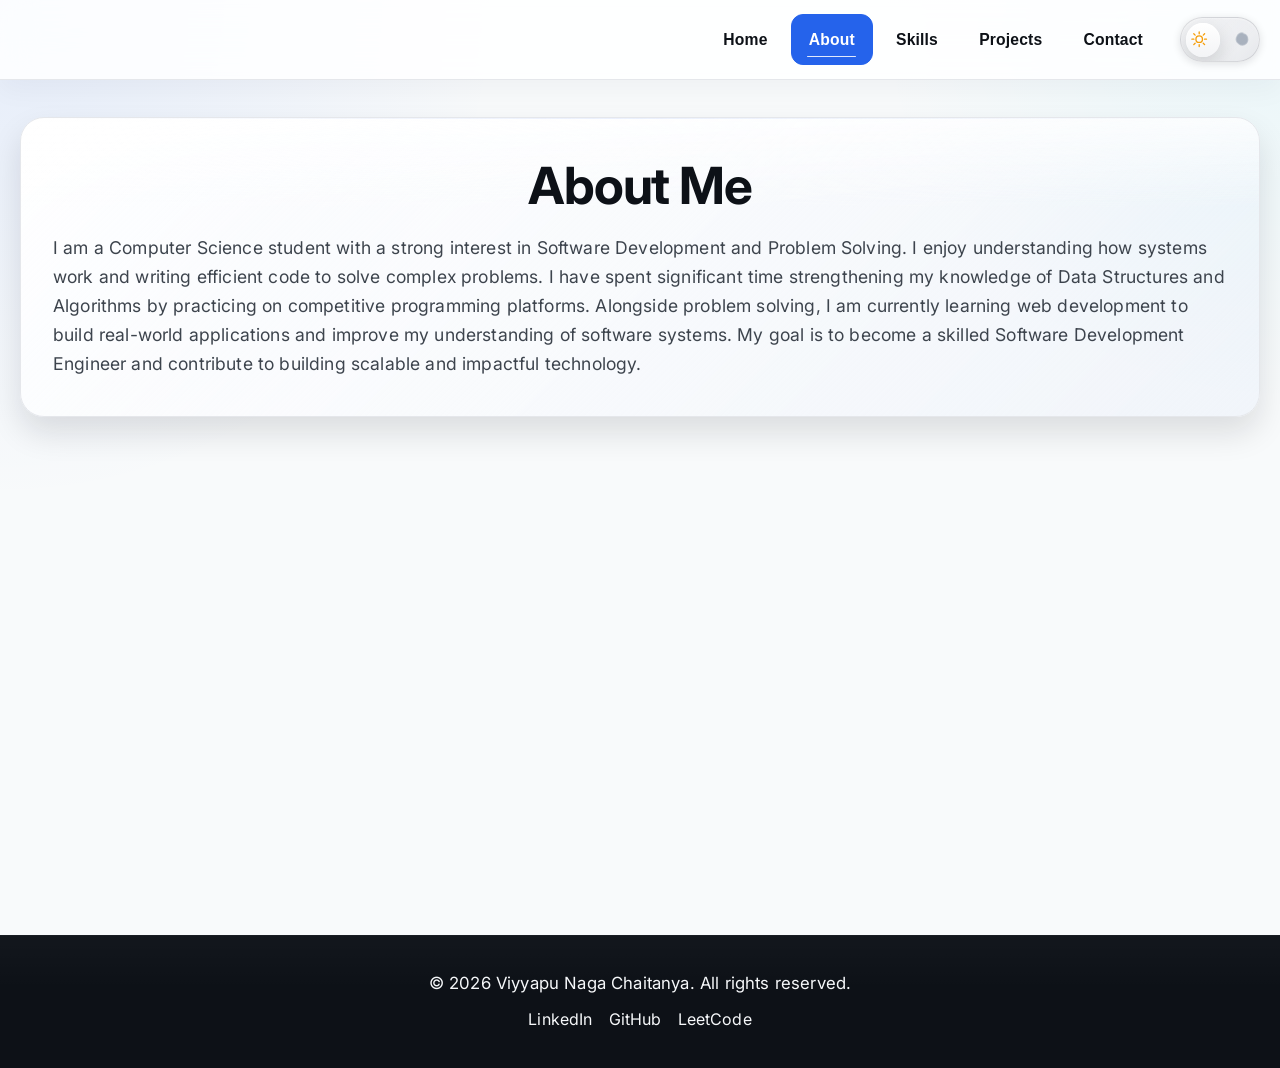
<file: about.html>
<!DOCTYPE html>
<html lang="en">
    <head>
        <meta charset="UTF-8">
        <meta name="viewport" content="width=device-width, initial-scale=1.0">
        <meta name="description" content="About Viyyapu Naga Chaitanya - B.Tech student passionate about software development and problem solving.">
        <title>About - Viyyapu Naga Chaitanya</title>
        <link rel="stylesheet" href="styles.css">

        <link rel="preconnect" href="https://fonts.googleapis.com">
        <link rel="preconnect" href="https://fonts.gstatic.com" crossorigin>
        <link href="https://fonts.googleapis.com/css2?family=Inter:ital,opsz,wght@0,14..32,100..900;1,14..32,100..900&amp;display=swap" rel="stylesheet">
    </head>

    <body>
        <input type="checkbox" id="theme-toggle" class="theme-toggle" aria-label="Toggle dark mode">
        <div class="theme-scoped">
        <nav aria-label="Main site navigation">
            <div class="nav-inner">
                <ul>
                    <li><a href="index.html">Home</a></li>
                    <li><a class="active" href="about.html">About</a></li>
                    <li><a href="skills.html">Skills</a></li>
                    <li><a href="projects.html">Projects</a></li>
                    <li><a href="contact.html">Contact</a></li>
                </ul>
                <label for="theme-toggle" class="theme-toggle-label">
                    <span class="theme-toggle-icon theme-toggle-icon--sun" aria-hidden="true">
                        <svg viewBox="0 0 24 24" focusable="false">
                            <circle cx="12" cy="12" r="4.25"></circle>
                            <path d="M12 2.5v2.5M12 19v2.5M4.93 4.93l1.77 1.77M17.3 17.3l1.77 1.77M2.5 12H5M19 12h2.5M4.93 19.07l1.77-1.77M17.3 6.7l1.77-1.77"></path>
                        </svg>
                    </span>
                    <span class="theme-toggle-thumb" aria-hidden="true"></span>
                    <span class="theme-toggle-icon theme-toggle-icon--moon" aria-hidden="true">
                        <svg viewBox="0 0 24 24" focusable="false">
                            <path d="M14.8 3.7c-0.65 0-1.28 0.08-1.89 0.24a8.48 8.48 0 0 1 7.15 8.37c0 2.1-0.76 4.03-2.02 5.52a8.5 8.5 0 1 1-3.24-14.13Z"></path>
                        </svg>
                    </span>
                    <span class="sr-only">Toggle dark mode</span>
                </label>
            </div>
        </nav>

        <main>
            <section class="about">
                <h1>About Me</h1>
                <p>
                    I am a Computer Science student with a strong interest in Software Development and Problem Solving.
                    I enjoy understanding how systems work and writing efficient code to solve complex problems.
                    I have spent significant time strengthening my knowledge of Data Structures and Algorithms by practicing on competitive programming platforms.
                    Alongside problem solving, I am currently learning web development to build real-world applications and improve my understanding of software systems.
                    My goal is to become a skilled Software Development Engineer and contribute to building scalable and impactful technology.
                </p>
            </section>
        </main>
        </div>

        <footer>
            <p>&copy; 2026 Viyyapu Naga Chaitanya. All rights reserved.</p>
            <div class="social-links">
                <a href="https://www.linkedin.com/in/nagachaitanyaviyyapu/" target="_blank" rel="noopener noreferrer">LinkedIn</a>
                <a href="https://github.com/nagachaitanya0004" target="_blank" rel="noopener noreferrer">GitHub</a>
                <a href="https://www.leetcode.com/nagachaitanya0004/" target="_blank" rel="noopener noreferrer">LeetCode</a>
            </div>
        </footer>
    </body>
</html>
</file>
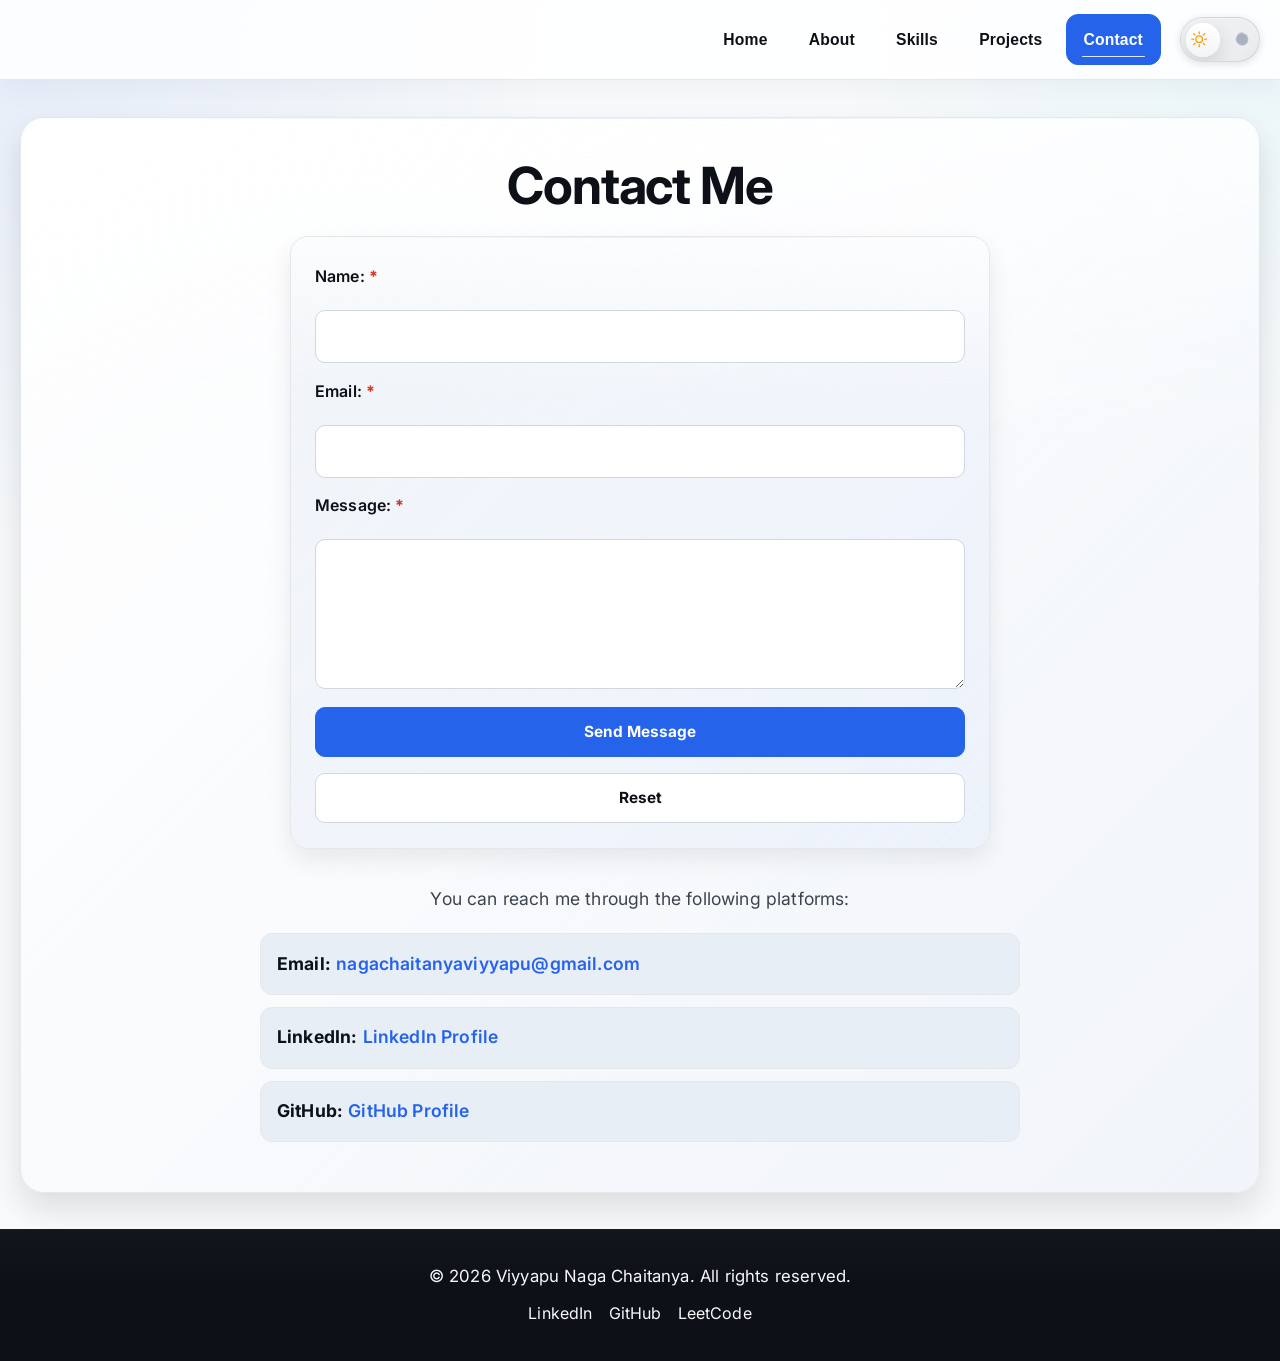
<file: contact.html>
<!DOCTYPE html>
<html lang="en">
    <head>
        <meta charset="UTF-8">
        <meta name="viewport" content="width=device-width, initial-scale=1.0">
        <meta name="description" content="Contact Viyyapu Naga Chaitanya - Reach out via email, LinkedIn, or GitHub.">
        <meta name="theme-color" content="#f4f7fb">
        <title>Contact - Viyyapu Naga Chaitanya</title>
        <link rel="stylesheet" href="styles.css">

        <link rel="preconnect" href="https://fonts.googleapis.com">
        <link rel="preconnect" href="https://fonts.gstatic.com" crossorigin>
        <link href="https://fonts.googleapis.com/css2?family=Inter:ital,opsz,wght@0,14..32,100..900;1,14..32,100..900&amp;display=swap" rel="stylesheet">
    </head>

    <body>
        <input type="checkbox" id="theme-toggle" class="theme-toggle" aria-label="Toggle dark mode">
        <div class="theme-scoped">
        <nav aria-label="Main site navigation">
            <div class="nav-inner">
                <ul>
                    <li><a href="index.html">Home</a></li>
                    <li><a href="about.html">About</a></li>
                    <li><a href="skills.html">Skills</a></li>
                    <li><a href="projects.html">Projects</a></li>
                    <li><a class="active" href="contact.html">Contact</a></li>
                </ul>
                <label for="theme-toggle" class="theme-toggle-label">
                    <span class="theme-toggle-icon theme-toggle-icon--sun" aria-hidden="true">
                        <svg viewBox="0 0 24 24" focusable="false">
                            <circle cx="12" cy="12" r="4.25"></circle>
                            <path d="M12 2.5v2.5M12 19v2.5M4.93 4.93l1.77 1.77M17.3 17.3l1.77 1.77M2.5 12H5M19 12h2.5M4.93 19.07l1.77-1.77M17.3 6.7l1.77-1.77"></path>
                        </svg>
                    </span>
                    <span class="theme-toggle-thumb" aria-hidden="true"></span>
                    <span class="theme-toggle-icon theme-toggle-icon--moon" aria-hidden="true">
                        <svg viewBox="0 0 24 24" focusable="false">
                            <path d="M14.8 3.7c-0.65 0-1.28 0.08-1.89 0.24a8.48 8.48 0 0 1 7.15 8.37c0 2.1-0.76 4.03-2.02 5.52a8.5 8.5 0 1 1-3.24-14.13Z"></path>
                        </svg>
                    </span>
                    <span class="sr-only">Toggle dark mode</span>
                </label>
            </div>
        </nav>

        <main>
            <section class="contact">
                <h1>Contact Me</h1>
                <form class="contact-form" action="https://api.web3forms.com/submit" method="POST">
                    <input type="hidden" name="access_key" value="deb3dfe9-7640-4a23-9583-42d7aa1ee29e">
                    <label for="name">Name:</label>
                    <input type="text" id="name" name="name" required><br><br>
                    <label for="email">Email:</label>
                    <input type="email" id="email" name="email" required><br><br>
                    <label for="message">Message:</label><br>
                    <textarea id="message" name="message" rows="5" required></textarea><br><br>
                    <input type="submit" value="Send Message">
                    <input type="reset" value="Reset">
                </form>
                <p>You can reach me through the following platforms:</p>
                <ul>
                    <li><strong>Email:</strong> <a href="mailto:nagachaitanyaviyyapu@gmail.com">nagachaitanyaviyyapu@gmail.com</a></li>
                    <li><strong>LinkedIn:</strong> <a href="https://www.linkedin.com/in/nagachaitanyaviyyapu/" target="_blank" rel="noopener noreferrer">LinkedIn Profile</a></li>
                    <li><strong>GitHub:</strong> <a href="https://github.com/nagachaitanya0004" target="_blank" rel="noopener noreferrer">GitHub Profile</a></li>
                </ul>
            </section>
        </main>
        </div>

        <footer>
            <p>&copy; 2026 Viyyapu Naga Chaitanya. All rights reserved.</p>
            <div class="social-links">
                <a href="https://www.linkedin.com/in/nagachaitanyaviyyapu/" target="_blank" rel="noopener noreferrer">LinkedIn</a>
                <a href="https://github.com/nagachaitanya0004" target="_blank" rel="noopener noreferrer">GitHub</a>
                <a href="https://www.leetcode.com/nagachaitanya0004/" target="_blank" rel="noopener noreferrer">LeetCode</a>
            </div>
        </footer>
    </body>
</html>
</file>
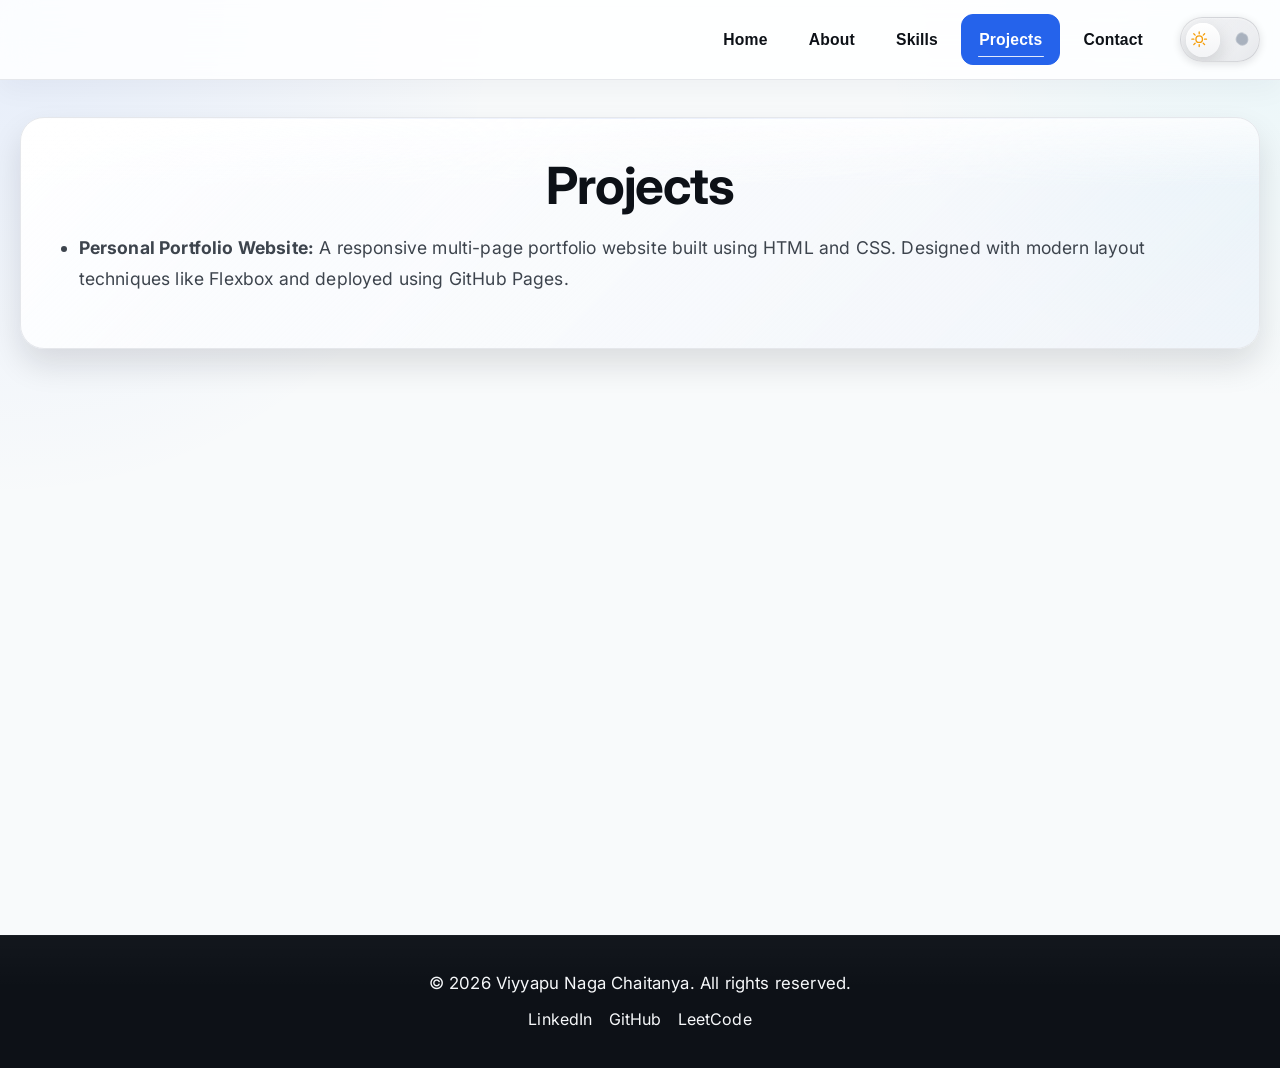
<file: projects.html>
<!DOCTYPE html>
<html lang="en">
    <head>
        <meta charset="UTF-8">
        <meta name="viewport" content="width=device-width, initial-scale=1.0">
        <meta name="description" content="Projects - Viyyapu Naga Chaitanya. Responsive portfolio website built with HTML and CSS.">
        <meta name="theme-color" content="#f4f7fb">
        <title>Projects - Viyyapu Naga Chaitanya</title>
        <link rel="stylesheet" href="styles.css">

        <link rel="preconnect" href="https://fonts.googleapis.com">
        <link rel="preconnect" href="https://fonts.gstatic.com" crossorigin>
        <link href="https://fonts.googleapis.com/css2?family=Inter:ital,opsz,wght@0,14..32,100..900;1,14..32,100..900&amp;display=swap" rel="stylesheet">
    </head>

    <body>
        <input type="checkbox" id="theme-toggle" class="theme-toggle" aria-label="Toggle dark mode">
        <div class="theme-scoped">
        <nav aria-label="Main site navigation">
            <div class="nav-inner">
                <ul>
                    <li><a href="index.html">Home</a></li>
                    <li><a href="about.html">About</a></li>
                    <li><a href="skills.html">Skills</a></li>
                    <li><a class="active" href="projects.html">Projects</a></li>
                    <li><a href="contact.html">Contact</a></li>
                </ul>
                <label for="theme-toggle" class="theme-toggle-label">
                    <span class="theme-toggle-icon theme-toggle-icon--sun" aria-hidden="true">
                        <svg viewBox="0 0 24 24" focusable="false">
                            <circle cx="12" cy="12" r="4.25"></circle>
                            <path d="M12 2.5v2.5M12 19v2.5M4.93 4.93l1.77 1.77M17.3 17.3l1.77 1.77M2.5 12H5M19 12h2.5M4.93 19.07l1.77-1.77M17.3 6.7l1.77-1.77"></path>
                        </svg>
                    </span>
                    <span class="theme-toggle-thumb" aria-hidden="true"></span>
                    <span class="theme-toggle-icon theme-toggle-icon--moon" aria-hidden="true">
                        <svg viewBox="0 0 24 24" focusable="false">
                            <path d="M14.8 3.7c-0.65 0-1.28 0.08-1.89 0.24a8.48 8.48 0 0 1 7.15 8.37c0 2.1-0.76 4.03-2.02 5.52a8.5 8.5 0 1 1-3.24-14.13Z"></path>
                        </svg>
                    </span>
                    <span class="sr-only">Toggle dark mode</span>
                </label>
            </div>
        </nav>

        <main>
            <section class="projects">
                <h1>Projects</h1>
                <ul>
                    <li><strong>Personal Portfolio Website:</strong> A responsive multi-page portfolio website built using HTML and CSS. Designed with modern layout techniques like Flexbox and deployed using GitHub Pages.</li>
                </ul>
            </section>
        </main>
        </div>

        <footer>
            <p>&copy; 2026 Viyyapu Naga Chaitanya. All rights reserved.</p>
            <div class="social-links">
                <a href="https://www.linkedin.com/in/nagachaitanyaviyyapu/" target="_blank" rel="noopener noreferrer">LinkedIn</a>
                <a href="https://github.com/nagachaitanya0004" target="_blank" rel="noopener noreferrer">GitHub</a>
                <a href="https://www.leetcode.com/nagachaitanya0004/" target="_blank" rel="noopener noreferrer">LeetCode</a>
            </div>
        </footer>
    </body>
</html>
</file>
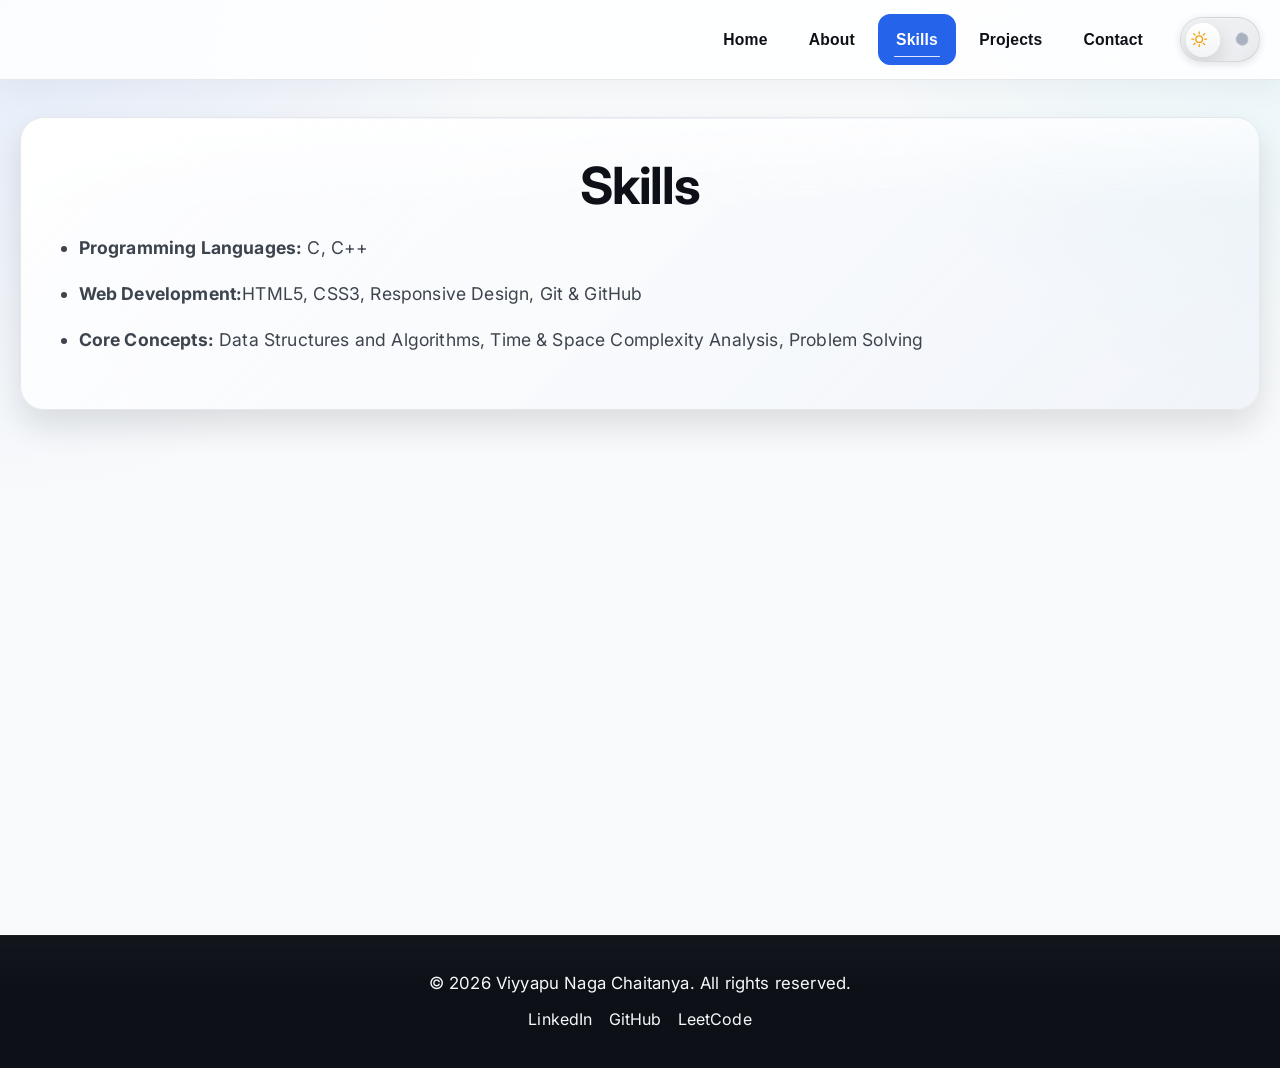
<file: skills.html>
<!DOCTYPE html>
<html lang="en">
    <head>
        <meta charset="UTF-8">
        <meta name="viewport" content="width=device-width, initial-scale=1.0">
        <meta name="description" content="Skills - Viyyapu Naga Chaitanya. Expertise in C, C++, Python, Web Development, and DSA.">
        <meta name="theme-color" content="#f4f7fb">
        <title>Skills - Viyyapu Naga Chaitanya</title>
        <link rel="stylesheet" href="styles.css">

        <link rel="preconnect" href="https://fonts.googleapis.com">
        <link rel="preconnect" href="https://fonts.gstatic.com" crossorigin>
        <link href="https://fonts.googleapis.com/css2?family=Inter:ital,opsz,wght@0,14..32,100..900;1,14..32,100..900&amp;display=swap" rel="stylesheet">
    </head>

    <body>
        <input type="checkbox" id="theme-toggle" class="theme-toggle" aria-label="Toggle dark mode">
        <div class="theme-scoped">
        <nav aria-label="Main site navigation">
            <div class="nav-inner">
                <ul>
                    <li><a href="index.html">Home</a></li>
                    <li><a href="about.html">About</a></li>
                    <li><a class="active" href="skills.html">Skills</a></li>
                    <li><a href="projects.html">Projects</a></li>
                    <li><a href="contact.html">Contact</a></li>
                </ul>
                <label for="theme-toggle" class="theme-toggle-label">
                    <span class="theme-toggle-icon theme-toggle-icon--sun" aria-hidden="true">
                        <svg viewBox="0 0 24 24" focusable="false">
                            <circle cx="12" cy="12" r="4.25"></circle>
                            <path d="M12 2.5v2.5M12 19v2.5M4.93 4.93l1.77 1.77M17.3 17.3l1.77 1.77M2.5 12H5M19 12h2.5M4.93 19.07l1.77-1.77M17.3 6.7l1.77-1.77"></path>
                        </svg>
                    </span>
                    <span class="theme-toggle-thumb" aria-hidden="true"></span>
                    <span class="theme-toggle-icon theme-toggle-icon--moon" aria-hidden="true">
                        <svg viewBox="0 0 24 24" focusable="false">
                            <path d="M14.8 3.7c-0.65 0-1.28 0.08-1.89 0.24a8.48 8.48 0 0 1 7.15 8.37c0 2.1-0.76 4.03-2.02 5.52a8.5 8.5 0 1 1-3.24-14.13Z"></path>
                        </svg>
                    </span>
                    <span class="sr-only">Toggle dark mode</span>
                </label>
            </div>
        </nav>

        <main>
            <section class="skills">
                <h1>Skills</h1>
                <ul>
                    <li><strong>Programming Languages:</strong> C, C++</li>
                    <li><strong>Web Development:</strong>HTML5, CSS3, Responsive Design, Git &amp; GitHub</li>
                    <li><strong>Core Concepts:</strong> Data Structures and Algorithms, Time &amp; Space Complexity Analysis, Problem Solving</li>
                </ul>
            </section>
        </main>
        </div>

        <footer>
            <p>&copy; 2026 Viyyapu Naga Chaitanya. All rights reserved.</p>
            <div class="social-links">
                <a href="https://www.linkedin.com/in/nagachaitanyaviyyapu/" target="_blank" rel="noopener noreferrer">LinkedIn</a>
                <a href="https://github.com/nagachaitanya0004" target="_blank" rel="noopener noreferrer">GitHub</a>
                <a href="https://www.leetcode.com/nagachaitanya0004/" target="_blank" rel="noopener noreferrer">LeetCode</a>
            </div>
        </footer>
    </body>
</html>
</file>
<file: styles.css>
/* General Styles */
html {
    font-size: 16px;
    scroll-behavior: smooth;
    scroll-padding-top: 4.5rem;
}

:root {
    /* Light theme */
    --bg: #f8fafb;
    --surface: #ffffff;
    --surface-soft: #f0f4f8;
    --surface-softer: #e8eef5;
    --text: #0d1117;
    --text-secondary: #3d444d;
    --text-muted: #6e7681;
    --border: #d0d7de;
    --border-soft: #e5e7eb;
    --primary: #2563eb;
    --primary-dark: #1e40af;
    --primary-hover: #1d4ed8;
    --primary-light: #dbeafe;
    --accent: #0891b2;
    --success: #059669;
    --shadow-sm: rgba(13, 17, 23, 0.08);
    --shadow-md: rgba(13, 17, 23, 0.12);
    --shadow-lg: rgba(13, 17, 23, 0.16);
    --radius: 14px;
    --nav-bg: rgba(255, 255, 255, 0.85);
    --nav-text: #0d1117;
    --footer-bg: #0d1117;
    --footer-text: #f6f8fa;
    --footer-link: #f6f8fa;
    --footer-link-hover: #79c0ff;
    --focus-ring: rgba(37, 99, 235, 0.2);
    --toggle-width: 5rem;
    --toggle-height: 2.8rem;
    --toggle-padding: 0.32rem;
    --toggle-thumb-size: 2.1rem;
    --toggle-shift: calc(var(--toggle-width) - var(--toggle-thumb-size) - (var(--toggle-padding) * 2));
    --toggle-track-bg: linear-gradient(135deg, #f3f4f6 0%, #e5e7eb 100%);
    --toggle-track-border: rgba(13, 17, 23, 0.1);
    --toggle-thumb-bg: linear-gradient(180deg, #ffffff 0%, #f3f4f6 100%);
    --toggle-thumb-shadow: 0 8px 20px rgba(13, 17, 23, 0.15);
    --toggle-icon-sun: #f59e0b;
    --toggle-icon-moon: #64748b;
    --toggle-cloud: rgba(243, 244, 246, 0.95);
    --toggle-star: rgba(255, 255, 255, 0.9);
    --page-accent: rgba(37, 99, 235, 0.09);
    --page-accent-soft: rgba(6, 182, 212, 0.06);
    --surface-gloss: rgba(255, 255, 255, 0.75);
    --motion-smooth: cubic-bezier(0.4, 0, 0.2, 1);
    --content-width: 1240px;
}

*,
*::before,
*::after {
    box-sizing: border-box;
}

body {
    margin: 0;
    padding: 0;
    background: linear-gradient(180deg, var(--surface-gloss) 0%, transparent 18%), var(--bg);
    color-scheme: light dark;
    font-family: "Inter", sans-serif;
    font-size: 1.03rem;
    line-height: 1.65;
    letter-spacing: 0.01em;
    color: var(--text);
    animation: pageFadeIn 0.75s ease both;
    display: flex;
    flex-direction: column;
    min-height: 100vh;
    overflow-x: hidden;
}

a {
    text-decoration: none;
    color: inherit;
}

* {
    transition: background-color 0.3s var(--motion-smooth), color 0.3s var(--motion-smooth);
}

.theme-toggle {
    position: absolute;
    width: 1px;
    height: 1px;
    margin: -1px;
    padding: 0;
    opacity: 0.001;
    overflow: hidden;
    clip: rect(0, 0, 0, 0);
    clip-path: inset(50%);
    white-space: nowrap;
    border: 0;
}

.theme-toggle-label {
    position: relative;
    width: var(--toggle-width);
    height: var(--toggle-height);
    padding: var(--toggle-padding);
    display: flex;
    align-items: center;
    justify-content: space-between;
    gap: 0.35rem;
    background: var(--toggle-track-bg);
    border: 1px solid var(--toggle-track-border);
    border-radius: 999px;
    cursor: pointer;
    overflow: hidden;
    isolation: isolate;
    user-select: none;
    touch-action: manipulation;
    backdrop-filter: blur(12px);
    -webkit-backdrop-filter: blur(12px);
    box-shadow: 0 2px 8px var(--shadow-md), inset 0 1px 2px rgba(255, 255, 255, 0.4);
    transition: all 0.3s var(--motion-smooth);
    color: var(--text);
    line-height: 1;
    flex-shrink: 0;
    z-index: 10;
    will-change: background-color, border-color, box-shadow;
}

.theme-toggle-label::before,
.theme-toggle-label::after {
    content: "";
    position: absolute;
    pointer-events: none;
    transition: opacity 0.35s ease, transform 0.35s ease;
}

.theme-toggle-label::before {
    inset: 0;
    border-radius: inherit;
    background:
        radial-gradient(circle at 30% 62%, var(--toggle-cloud) 0 12%, transparent 13%),
        radial-gradient(circle at 39% 49%, rgba(255, 255, 255, 0.6) 0 8%, transparent 9%),
        linear-gradient(135deg, transparent 12%, rgba(255, 255, 255, 0.2) 72%, transparent 100%);
    transition: opacity 0.4s var(--motion-smooth), transform 0.4s var(--motion-smooth);
}

.theme-toggle-label::after {
    top: 0.62rem;
    left: 1rem;
    width: 0.28rem;
    height: 0.28rem;
    border-radius: 50%;
    background: var(--toggle-star);
    box-shadow: 0.85rem -0.18rem 0 -0.02rem var(--toggle-star), 1.6rem 0.38rem 0 -0.04rem rgba(255, 255, 255, 0.68);
    opacity: 0;
    transform: translateX(0.55rem);
}

.theme-toggle-label:hover {
    transform: translateY(-1px);
    border-color: var(--primary);
    box-shadow: 0 4px 12px var(--shadow-lg), inset 0 1px 2px rgba(255, 255, 255, 0.5);
}

.theme-toggle-label:active {
    transform: translateY(0);
}

#theme-toggle:focus-visible ~ .theme-toggle-label {
    outline: none;
    border-color: var(--primary);
    box-shadow: 0 0 0 4px var(--focus-ring), 0 16px 36px rgba(15, 23, 42, 0.22);
}

.theme-toggle-icon {
    position: relative;
    z-index: 1;
    width: 1.15rem;
    height: 1.15rem;
    display: grid;
    place-items: center;
    font-size: 1rem;
    line-height: 1;
    transition: color 0.35s var(--motion-smooth), opacity 0.35s var(--motion-smooth), transform 0.35s var(--motion-smooth);
    will-change: transform, opacity;
}

.theme-toggle-icon svg {
    width: 100%;
    height: 100%;
    display: block;
}

.theme-toggle-icon--sun circle,
.theme-toggle-icon--sun path {
    fill: none;
    stroke: currentColor;
    stroke-width: 1.75;
    stroke-linecap: round;
    stroke-linejoin: round;
}

.theme-toggle-icon--moon path {
    fill: currentColor;
}

.theme-toggle-icon--sun {
    margin-left: 0.25rem;
    color: var(--toggle-icon-sun);
    opacity: 1;
    transform: rotate(0deg) scale(1);
}

.theme-toggle-icon--moon {
    margin-right: 0.15rem;
    color: var(--toggle-icon-moon);
    opacity: 0.5;
    transform: rotate(0deg) scale(0.95);
}

.theme-toggle-thumb {
    position: absolute;
    top: var(--toggle-padding);
    left: var(--toggle-padding);
    width: var(--toggle-thumb-size);
    height: var(--toggle-thumb-size);
    border-radius: 50%;
    background: var(--toggle-thumb-bg);
    box-shadow: var(--toggle-thumb-shadow), inset 0 1px 2px rgba(255, 255, 255, 0.8);
    transition: transform 0.4s var(--motion-smooth), background 0.3s var(--motion-smooth), box-shadow 0.3s var(--motion-smooth);
    will-change: transform;
}

.theme-toggle-thumb::before {
    content: "";
    position: absolute;
    inset: 0.34rem;
    border-radius: inherit;
    background: radial-gradient(circle at 35% 35%, rgba(255, 255, 255, 0.98) 0, rgba(255, 255, 255, 0.16) 40%, transparent 41%);
}

#theme-toggle:checked ~ .theme-scoped .theme-toggle-label {
    background: var(--toggle-track-bg);
    border-color: var(--toggle-track-border);
    box-shadow: 0 2px 8px var(--shadow-lg), inset 0 1px 2px rgba(31, 111, 235, 0.2);
    color: #f6f8fa;
}

#theme-toggle:checked ~ .theme-scoped .theme-toggle-label::before {
    opacity: 0.15;
    transform: translateX(-0.3rem);
}

#theme-toggle:checked ~ .theme-scoped .theme-toggle-label::after {
    opacity: 0.95;
    transform: translateX(1.3rem);
}

#theme-toggle:checked ~ .theme-scoped .theme-toggle-label .theme-toggle-thumb {
    transform: translateX(var(--toggle-shift));
    background: var(--toggle-thumb-bg);
    box-shadow: 0 2px 8px var(--shadow-lg), inset 0 1px 2px rgba(88, 166, 255, 0.3);
}

#theme-toggle:checked ~ .theme-scoped .theme-toggle-label .theme-toggle-icon--sun {
    color: rgba(240, 184, 79, 0.5);
    opacity: 0.4;
    transform: rotate(-20deg) scale(0.9);
}

#theme-toggle:checked ~ .theme-scoped .theme-toggle-label .theme-toggle-icon--moon {
    color: #58a6ff;
    opacity: 1;
    transform: rotate(0deg) scale(1);
}

.sr-only {
    position: absolute;
    width: 1px;
    height: 1px;
    padding: 0;
    margin: -1px;
    overflow: hidden;
    clip: rect(0, 0, 0, 0);
    clip-path: inset(50%);
    white-space: nowrap;
    border: 0;
}

/* Manual theme toggle for checkbox */
body:has(#theme-toggle:checked),
#theme-toggle:checked ~ .theme-scoped,
#theme-toggle:checked ~ footer {
    --bg: #0d1117;
    --surface: #161b22;
    --surface-soft: #21262d;
    --surface-softer: #30363d;
    --text: #f6f8fa;
    --text-secondary: #c9d1d9;
    --text-muted: #8b949e;
    --border: #30363d;
    --border-soft: #21262d;
    --primary: #58a6ff;
    --primary-dark: #79c0ff;
    --primary-hover: #79c0ff;
    --primary-light: #0d1117;
    --accent: #39f;
    --success: #3fb950;
    --shadow-sm: rgba(0, 0, 0, 0.3);
    --shadow-md: rgba(0, 0, 0, 0.4);
    --shadow-lg: rgba(0, 0, 0, 0.5);
    --nav-bg: rgba(13, 17, 23, 0.85);
    --nav-text: #f6f8fa;
    --footer-bg: #010409;
    --footer-text: #f6f8fa;
    --footer-link: #f6f8fa;
    --footer-link-hover: #58a6ff;
    --focus-ring: rgba(88, 166, 255, 0.25);
    --toggle-track-bg: linear-gradient(135deg, #21262d 0%, #161b22 100%);
    --toggle-track-border: rgba(48, 54, 61, 0.3);
    --toggle-thumb-bg: linear-gradient(180deg, #1f6feb 0%, #0d47a1 100%);
    --toggle-thumb-shadow: 0 8px 20px rgba(0, 0, 0, 0.4);
    --toggle-icon-sun: rgba(240, 184, 79, 0.6);
    --toggle-icon-moon: #58a6ff;
    --toggle-cloud: rgba(31, 111, 235, 0.15);
    --toggle-star: rgba(88, 166, 255, 0.85);
    --page-accent: rgba(88, 166, 255, 0.12);
    --page-accent-soft: rgba(57, 255, 255, 0.08);
    --surface-gloss: rgba(31, 111, 235, 0.08);
}

body:has(#theme-toggle:checked) {
    color-scheme: dark;
}

@keyframes pageFadeIn {
    from {
        opacity: 0;
        transform: translateY(8px);
    }
    to {
        opacity: 1;
        transform: translateY(0);
    }
}

@media (prefers-reduced-motion: reduce) {
    *, *::before, *::after {
        animation: none !important;
        transition: none !important;
    }

    html {
        scroll-behavior: auto;
    }

    .hero,
    .hero h1,
    .hero h2,
    .buttons .btn,
    .introduction p,
    .stats-flex-box li,
    .skills-flex-box li,
    .about,
    .skills,
    .projects,
    .contact,
    .contact-form,
    footer,
    .theme-toggle-label,
    .theme-toggle-label:hover,
    .theme-toggle-thumb,
    .theme-toggle-icon {
        opacity: 1 !important;
        transform: none !important;
    }

    .hero::before {
        opacity: 1 !important;
    }

    .hero h2::after {
        width: 100% !important;
    }
    
    .theme-toggle-label {
        will-change: auto;
    }
    
    .theme-toggle-thumb {
        will-change: auto;
    }
    
    .theme-toggle-icon {
        will-change: auto;
    }
}

h1,
h2,
h3 {
    font-weight: 700;
    letter-spacing: -0.02em;
    color: var(--text);
    margin-top: 0;
    text-wrap: balance;
}

h1 {
    font-size: 3.6rem;
    line-height: 1.14;
}

h2 {
    font-size: 1.9rem;
    line-height: 1.45;
}

h3 {
    font-size: 2rem;
    line-height: 1.3;
}

p {
    font-weight: 400;
    font-size: 1.12rem;
    margin: 0;
    text-wrap: pretty;
}

li {
    text-wrap: pretty;
}

/* Navigation */
.theme-scoped {
    background-color: var(--bg);
    background-image:
        radial-gradient(circle at top left, var(--page-accent) 0, transparent 32%),
        radial-gradient(circle at top right, var(--page-accent-soft) 0, transparent 26%);
    background-repeat: no-repeat;
    min-height: 100vh;
    transition: background-color 0.25s ease;
    flex: 1;
    position: relative;
    isolation: isolate;
    overflow-x: clip;
}

nav {
    background-color: var(--nav-bg);
    border-bottom: 1px solid var(--border-soft);
    position: sticky;
    top: 0;
    z-index: 100;
    transition: background-color 0.25s ease, border-color 0.25s ease;
    box-shadow: 0 10px 28px rgba(15, 23, 42, 0.04);
}

#theme-toggle:checked ~ .theme-scoped nav {
    background-color: var(--nav-bg);
}

@supports ((backdrop-filter: blur(16px)) or (-webkit-backdrop-filter: blur(16px))) {
    nav {
        backdrop-filter: blur(16px) saturate(140%);
        -webkit-backdrop-filter: blur(16px) saturate(140%);
    }
}

.nav-inner {
    max-width: 1400px;
    margin: 0 auto;
    padding: 0.85rem 1.25rem 0.85rem 2rem;
    display: flex;
    align-items: center;
    justify-content: space-between;
    gap: 1.2rem;
}

nav ul {
    list-style-type: none;
    margin: 0;
    padding: 0;
    display: flex;
    flex: 1 1 auto;
    flex-wrap: wrap;
    justify-content: flex-end;
    gap: 0.35rem;
}

nav ul li a {
    text-decoration: none;
    padding: 0.75rem 1.05rem;
    display: block;
    color: var(--nav-text);
    font-weight: 600;
    font-family: Arial, Helvetica, sans-serif;
    font-size: 0.98rem;
    border-radius: 12px;
    border: 1px solid transparent;
    cursor: pointer;
    transition: transform 0.28s ease, color 0.28s ease, background-color 0.28s ease, border-color 0.28s ease, box-shadow 0.28s ease;
    position: relative;
    overflow: hidden;
}

nav ul li a:hover:not(.active) {
    background-color: var(--surface-soft);
    color: var(--text);
    border-color: var(--border);
    transform: translateY(-1px);
    box-shadow: 0 6px 12px var(--shadow-md);
}

nav ul li a.active {
    background-color: var(--primary);
    color: #ffffff;
    border-color: var(--primary);
}

nav ul li a::after {
    content: "";
    position: absolute;
    left: 0.95rem;
    right: 0.95rem;
    bottom: 0.45rem;
    height: 1.5px;
    border-radius: 999px;
    background: currentColor;
    opacity: 0;
    transform: scaleX(0.4);
    transition: transform 0.28s ease, opacity 0.28s ease;
}

nav ul li a:hover::after,
nav ul li a:focus-visible::after {
    opacity: 0.18;
    transform: scaleX(1);
}

nav ul li a.active::after {
    opacity: 0.95;
    transform: scaleX(1);
    background: rgba(255, 255, 255, 0.9);
}

.hero,
.introduction,
.buttons,
.coding-platform-stats,
.skills-section,
.about,
.skills,
.projects,
.contact {
    width: min(var(--content-width), calc(100% - 2.4rem));
}

.hero,
.introduction,
.coding-platform-stats,
.skills-section,
.about,
.skills,
.projects,
.contact,
.contact-form,
.stats-flex-box li,
.skills-flex-box li,
.contact ul li {
    position: relative;
    isolation: isolate;
    overflow: hidden;
}

.introduction::before,
.coding-platform-stats::before,
.skills-section::before,
.about::before,
.skills::before,
.projects::before,
.contact::before,
.contact-form::before {
    content: "";
    position: absolute;
    inset: 0 0 auto 0;
    height: 1px;
    background: linear-gradient(90deg, transparent, var(--page-accent), transparent);
    pointer-events: none;
}

/* Hero Section */
.hero {
    max-width: 1240px;
    margin: 2.3rem auto 0;
    background:
        linear-gradient(180deg, var(--surface-gloss) 0%, rgba(255, 255, 255, 0) 38%),
        linear-gradient(135deg, var(--surface) 0%, var(--surface-soft) 50%, var(--primary-light) 100%);
    padding: 3.8rem 2.2rem;
    text-align: center;
    line-height: 1.4;
    border-radius: 26px;
    border: 1px solid var(--border-soft);
    box-shadow: 0 18px 42px var(--shadow-md);
}

#theme-toggle:checked ~ .theme-scoped .hero {
    background:
        linear-gradient(180deg, rgba(255, 255, 255, 0.05) 0%, rgba(255, 255, 255, 0) 38%),
        linear-gradient(135deg, var(--surface) 0%, var(--surface-soft) 50%, rgba(122, 162, 255, 0.08) 100%);
}

.hero::before {
    content: "";
    position: absolute;
    inset: -8px;
    border-radius: 30px;
    background: linear-gradient(120deg, rgba(37, 99, 235, 0.12), rgba(255, 255, 255, 0));
    z-index: -1;
    filter: blur(14px);
    opacity: 0;
    animation: heroAura 1.1s ease 0.35s forwards;
}

@keyframes heroAura {
    to { opacity: 1; }
}

.hero h1 {
    font-size: clamp(2.75rem, 6vw, 3.8rem);
    font-weight: 700;
    margin-bottom: 1.2rem;
}

.hero h2 {
    font-size: clamp(1.2rem, 3vw, 1.85rem);
    font-weight: 500;
    color: var(--text-secondary);
    margin-bottom: 0;
    position: relative;
    overflow: hidden;
    max-width: 720px;
    margin-inline: auto;
    animation: subtitleSlideIn 0.9s ease both;
}

.hero h2::after {
    content: '';
    position: absolute;
    left: 0;
    bottom: -2px;
    width: 0;
    height: 2px;
    background: linear-gradient(90deg, var(--primary), var(--primary-dark));
    animation: underlineGrow 0.9s ease 0.4s both;
}

@keyframes subtitleSlideIn {
    from { opacity: 0; transform: translateY(10px); }
    to { opacity: 1; transform: translateY(0); }
}

@keyframes underlineGrow {
    from { width: 0; }
    to { width: 100%; }
}

/* Introduction Section */
.introduction {
    max-width: 1240px;
    margin: 1.4rem auto 0;
    padding: 1.8rem 2rem;
    border-radius: 22px;
    border: 1px solid var(--border-soft);
    background: linear-gradient(180deg, var(--surface-gloss) 0%, rgba(255, 255, 255, 0) 30%), linear-gradient(135deg, var(--surface) 0%, rgba(2, 132, 199, 0.03) 100%);
    box-shadow: 0 10px 28px var(--shadow-sm);
}

#theme-toggle:checked ~ .theme-scoped .introduction {
    background: linear-gradient(180deg, rgba(255, 255, 255, 0.05) 0%, rgba(255, 255, 255, 0) 30%), linear-gradient(135deg, var(--surface) 0%, rgba(103, 208, 255, 0.04) 100%);
}

.introduction p {
    font-size: 1.16rem;
    color: var(--text-secondary);
    text-align: center;
}

/* Buttons */
.buttons {
    max-width: 1240px;
    margin: 1.2rem auto 0;
    display: flex;
    justify-content: center;
    gap: 1.05rem;
    flex-wrap: wrap;
}

.btn {
    display: inline-block;
    padding: 0.86rem 1.5rem;
    font-size: 1rem;
    font-weight: 700;
    color: #ffffff;
    background: linear-gradient(135deg, var(--primary) 0%, var(--primary-dark) 100%);
    border: 1px solid var(--primary);
    border-radius: 12px;
    cursor: pointer;
    transition: all 0.25s ease;
    box-shadow: 0 10px 24px rgba(37, 99, 235, 0.18);
}

.btn:hover {
    background-color: var(--primary-hover);
    border-color: var(--primary-hover);
    transform: translateY(-2px);
    box-shadow: 0 12px 26px var(--shadow-lg);
}

.btn:focus {
    outline: none;
    box-shadow: 0 0 0 4px var(--focus-ring);
}

.buttons .btn {
    opacity: 0;
    transform: translateY(12px);
    animation: staggerFadeUp 0.78s var(--motion-smooth) forwards;
}

.buttons .btn:nth-child(1) {
    animation-delay: 0.34s;
}

.buttons .btn:nth-child(2) {
    animation-delay: 0.44s;
}

nav ul li a:focus-visible,
.btn:focus-visible,
.social-links a:focus-visible,
.contact a:focus-visible,
.contact-form input[type="submit"]:focus-visible,
.contact-form input[type="reset"]:focus-visible {
    outline: none;
    box-shadow: 0 0 0 4px var(--focus-ring);
}

.hero {
    animation: heroPop 0.88s var(--motion-smooth);
}

.hero h1,
.hero h2,
.introduction p,
.stats-flex-box li,
.skills-flex-box li,
footer {
    opacity: 0;
    transform: translateY(14px);
    animation: staggerFadeUp 0.8s var(--motion-smooth) forwards;
}

.hero h1 { animation-delay: 0.15s; }
.hero h2 { animation-delay: 0.28s; }
.introduction p { animation-delay: 0.42s; }
footer { animation-delay: 0.7s; }

.stats-flex-box li:nth-child(1) { animation-delay: 0.5s; }
.stats-flex-box li:nth-child(2) { animation-delay: 0.58s; }
.stats-flex-box li:nth-child(3) { animation-delay: 0.66s; }
.stats-flex-box li:nth-child(4) { animation-delay: 0.74s; }

.skills-flex-box li:nth-child(1) { animation-delay: 0.58s; }
.skills-flex-box li:nth-child(2) { animation-delay: 0.64s; }
.skills-flex-box li:nth-child(3) { animation-delay: 0.7s; }
.skills-flex-box li:nth-child(4) { animation-delay: 0.76s; }
.skills-flex-box li:nth-child(5) { animation-delay: 0.82s; }
.skills-flex-box li:nth-child(6) { animation-delay: 0.88s; }
.skills-flex-box li:nth-child(7) { animation-delay: 0.94s; }

@keyframes heroPop {
    0% {
        opacity: 0;
        transform: translateY(6px) scale(0.99);
    }
    100% {
        opacity: 1;
        transform: translateY(0) scale(1);
    }
}

@keyframes staggerFadeUp {
    to {
        opacity: 1;
        transform: translateY(0);
    }
}

/* Coding Platform Stats */
.coding-platform-stats {
    max-width: 1240px;
    background: linear-gradient(180deg, var(--surface-gloss) 0%, rgba(255, 255, 255, 0) 30%), linear-gradient(135deg, var(--surface) 0%, rgba(2, 132, 199, 0.03) 100%);
    padding: 2rem 1.6rem 2.2rem;
    margin: 2.1rem auto 0;
    text-align: center;
    border-radius: 24px;
    border: 1px solid var(--border-soft);
    box-shadow: 0 16px 32px var(--shadow-md);
}

#theme-toggle:checked ~ .theme-scoped .coding-platform-stats {
    background: linear-gradient(180deg, rgba(255, 255, 255, 0.05) 0%, rgba(255, 255, 255, 0) 30%), linear-gradient(135deg, var(--surface) 0%, rgba(103, 208, 255, 0.04) 100%);
}

.coding-platform-stats h3 {
    margin-bottom: 1.2rem;
}

.stats-flex-box {
    display: flex;
    justify-content: center;
    text-align: center;
    gap: 1.3rem;
    flex-wrap: wrap;
    list-style: none;
    padding: 0;
    margin: 0;
}

.stats-flex-box li {
    display: flex;
    flex-direction: column-reverse;
    justify-content: center;
    align-items: center;
    background: linear-gradient(135deg, var(--surface) 0%, var(--surface-soft) 60%, rgba(37, 99, 235, 0.04) 100%);
    padding: 1.3rem;
    border-radius: 18px;
    width: 230px;
    min-height: 225px;
    gap: 0.75rem;
    border: 1px solid var(--border-soft);
    transition: transform 0.3s ease, box-shadow 0.3s ease, border-color 0.3s ease;
}

#theme-toggle:checked ~ .theme-scoped .stats-flex-box li {
    background: linear-gradient(135deg, var(--surface) 0%, var(--surface-soft) 60%, rgba(122, 162, 255, 0.06) 100%);
}

.stats-flex-box li:hover {
    transform: translateY(-5px);
    box-shadow: 0 16px 32px var(--shadow-lg);
    border-color: rgba(37, 99, 235, 0.14);
}

.stats-flex-box li img {
    display: block;
    object-fit: contain;
    width: 64px;
    height: 64px;
    filter: brightness(0.95);
}

/* Adjust image brightness in dark mode */
#theme-toggle:checked ~ .theme-scoped .stats-flex-box li img {
    filter: brightness(1.1);
}

.stats-flex-box li .problem-count {
    font-size: 2.7rem;
    font-weight: 700;
    color: var(--text);
}

.stats-flex-box li .platform-name {
    font-size: 1.04rem;
    font-weight: 500;
    margin: 0;
    color: var(--text-muted);
}

/* Skills Section */
.skills-section {
    max-width: 1240px;
    padding: 2.2rem 1.8rem 2.4rem;
    margin: 2.1rem auto 0;
    background: linear-gradient(180deg, var(--surface-gloss) 0%, rgba(255, 255, 255, 0) 30%), linear-gradient(135deg, var(--surface) 0%, rgba(37, 99, 235, 0.03) 100%);
    text-align: center;
    border-radius: 24px;
    border: 1px solid var(--border-soft);
    box-shadow: 0 16px 32px var(--shadow-md);
}

#theme-toggle:checked ~ .theme-scoped .skills-section {
    background: linear-gradient(180deg, rgba(255, 255, 255, 0.05) 0%, rgba(255, 255, 255, 0) 30%), linear-gradient(135deg, var(--surface) 0%, rgba(122, 162, 255, 0.04) 100%);
}

.skills-section h3 {
    margin: 0 0 1.2rem 0;
}

.skills-flex-box {
    display: flex;
    justify-content: center;
    flex-wrap: wrap;
    gap: 1.25rem;
    list-style: none;
    padding: 0;
    margin-top: 0;
}

.skills-flex-box li {
    position: relative;
    display: flex;
    align-items: center;
    justify-content: center;
    background: linear-gradient(135deg, var(--surface-soft) 0%, rgba(37, 99, 235, 0.05) 100%);
    padding: 2rem;
    border-radius: 18px;
    width: 174px;
    height: 174px;
    text-align: center;
    overflow: hidden;
    border: 1px solid var(--border-soft);
    transition: transform 0.3s ease, box-shadow 0.3s ease, background-color 0.3s ease, background 0.3s ease, border-color 0.3s ease;
}

#theme-toggle:checked ~ .theme-scoped .skills-flex-box li {
    background: linear-gradient(135deg, var(--surface-soft) 0%, rgba(122, 162, 255, 0.06) 100%);
}

.skills-flex-box li::before {
    content: '';
    position: absolute;
    top: 50%;
    left: 50%;
    transform: translate(-50%, -50%) scale(1.05);
    width: 105px;
    height: 105px;
    background-size: contain;
    background-position: center;
    background-repeat: no-repeat;
    opacity: 0.14;
    transition: opacity 0.3s ease, transform 0.3s ease;
}

.skills-flex-box li:hover {
    transform: translateY(-5px);
    box-shadow: 0 14px 30px var(--shadow-lg);
    background-color: var(--surface);
    border-color: rgba(37, 99, 235, 0.14);
}

.skills-flex-box li:hover::before {
    opacity: 0.36;
    transform: translate(-50%, -50%) scale(1);
}

.skills-flex-box li .skill-name {
    font-size: 2rem;
    font-weight: 700;
    color: var(--text);
    position: relative;
    z-index: 1;
    transition: transform 0.3s ease;
    margin: 0;
}

.skills-flex-box li:hover .skill-name {
    transform: scale(1.04);
}

/* Individual Skill Icons */
.skills-flex-box .c::before {
    background-image: url('images/skills-icons/c-program-icon.svg');
    filter: brightness(0.9);
}

.skills-flex-box .cpp::before {
    background-image: url('images/skills-icons/c-plus-plus-programming-language-icon.svg');
    filter: brightness(0.9);
}

.skills-flex-box .python::before {
    background-image: url('images/skills-icons/python-programming-language-icon.svg');
    filter: brightness(0.9);
}

.skills-flex-box .html::before {
    background-image: url('images/skills-icons/html-icon.svg');
    filter: brightness(0.9);
}

.skills-flex-box .css::before {
    background-image: url('images/skills-icons/css-icon.svg');
    filter: brightness(0.9);
}

.skills-flex-box .git::before {
    background-image: url('images/skills-icons/git-icon.svg');
    filter: brightness(0.9);
}

/* Adjust icon brightness in dark mode */
#theme-toggle:checked ~ .theme-scoped .skills-flex-box .c::before,
#theme-toggle:checked ~ .theme-scoped .skills-flex-box .cpp::before,
#theme-toggle:checked ~ .theme-scoped .skills-flex-box .python::before,
#theme-toggle:checked ~ .theme-scoped .skills-flex-box .html::before,
#theme-toggle:checked ~ .theme-scoped .skills-flex-box .css::before,
#theme-toggle:checked ~ .theme-scoped .skills-flex-box .git::before {
    filter: brightness(1.2);
}

.skills-flex-box .dsa::before {
    background-image: url('images/skills-icons/dsa.png');
    filter: brightness(0.9);
}

/* Adjust DSA icon brightness in dark mode */
#theme-toggle:checked ~ .theme-scoped .skills-flex-box .dsa::before {
    filter: brightness(1.2);
}

/* Inner Pages */
.about,
.skills,
.projects,
.contact {
    max-width: 1240px;
    margin: 2.3rem auto 0;
    background: linear-gradient(180deg, var(--surface-gloss) 0%, rgba(255, 255, 255, 0) 30%), linear-gradient(135deg, var(--surface) 0%, rgba(37, 99, 235, 0.03) 100%);
    border: 1px solid var(--border-soft);
    border-radius: 24px;
    padding: 2.4rem 2rem;
    box-shadow: 0 16px 32px var(--shadow-md);
    opacity: 0;
    transform: translateY(16px);
    animation: sectionReveal 0.82s var(--motion-smooth) 0.12s forwards;
}

#theme-toggle:checked ~ .theme-scoped .about,
#theme-toggle:checked ~ .theme-scoped .skills,
#theme-toggle:checked ~ .theme-scoped .projects,
#theme-toggle:checked ~ .theme-scoped .contact {
    background: linear-gradient(180deg, rgba(255, 255, 255, 0.05) 0%, rgba(255, 255, 255, 0) 30%), linear-gradient(135deg, var(--surface) 0%, rgba(122, 162, 255, 0.04) 100%);
}

.about h1,
.skills h1,
.projects h1,
.contact h1 {
    font-size: 3.2rem;
    margin-bottom: 1.15rem;
    text-align: center;
}

.about p,
.contact p,
.skills ul li,
.projects ul li,
.contact ul li {
    font-size: 1.1rem;
    color: var(--text-secondary);
}

.skills ul,
.projects ul,
.contact ul {
    margin: 0;
    padding-left: 1.6rem;
}

.skills ul li,
.projects ul li,
.contact ul li {
    margin-bottom: 0.95rem;
    line-height: 1.75;
}

.contact a {
    color: var(--primary);
    font-weight: 600;
    transition: color 0.25s ease;
}

.contact a:hover {
    color: var(--primary-hover);
    text-decoration: underline;
}

@keyframes sectionReveal {
    to {
        opacity: 1;
        transform: translateY(0);
    }
}

/* Footer */
footer {
    background-color: var(--footer-bg);
    background-image: linear-gradient(180deg, rgba(255, 255, 255, 0.025) 0%, transparent 40%);
    color: var(--footer-text);
    text-align: center;
    padding: 2.1rem 1.5rem;
    margin-top: 2.2rem;
    border-top: 1px solid rgba(255, 255, 255, 0.05);
}

footer p {
    font-size: 1.05rem;
    margin-bottom: 0.55rem;
    color: var(--footer-text);
}

.social-links {
    display: flex;
    flex-wrap: wrap;
    justify-content: center;
    gap: 0.25rem 1rem;
}

.social-links a {
    color: var(--footer-link);
    margin: 0;
    text-decoration: none;
    font-size: 1rem;
    transition: color 0.25s ease;
    position: relative;
    padding-bottom: 0.1rem;
}

.social-links a:hover {
    color: var(--footer-link-hover);
}

.social-links a::after {
    content: "";
    position: absolute;
    left: 0;
    right: 0;
    bottom: 0;
    height: 1px;
    background: currentColor;
    transform: scaleX(0);
    transform-origin: left;
    opacity: 0.55;
    transition: transform 0.25s ease, opacity 0.25s ease;
}

.social-links a:hover::after,
.social-links a:focus-visible::after {
    transform: scaleX(1);
}

.contact-form {
    display: flex;
    flex-direction: column;
    max-width: 700px;
    margin: 0 auto 2.2rem auto;
    gap: 0.9rem;
    padding: 1.6rem 1.5rem;
    border: 1px solid var(--border-soft);
    border-radius: 18px;
    background: linear-gradient(180deg, var(--surface-gloss) 0%, rgba(255, 255, 255, 0) 26%), linear-gradient(135deg, var(--surface-soft) 0%, rgba(37, 99, 235, 0.04) 100%);
    box-shadow: 0 10px 24px var(--shadow-sm);
    overflow: hidden;
    opacity: 0;
    transform: translateY(14px);
    animation: sectionReveal 0.82s var(--motion-smooth) 0.24s forwards;
}

#theme-toggle:checked ~ .theme-scoped .contact-form {
    background: linear-gradient(180deg, rgba(255, 255, 255, 0.05) 0%, rgba(255, 255, 255, 0) 26%), linear-gradient(135deg, var(--surface-soft) 0%, rgba(122, 162, 255, 0.05) 100%);
}

.contact h1 {
    margin-bottom: 1.35rem;
}

.contact p {
    max-width: 760px;
    margin: 0 auto 1.25rem;
    text-align: center;
}

.contact ul {
    max-width: 760px;
    margin: 0 auto;
    padding-left: 0;
    list-style: none;
}

.contact ul li {
    margin-bottom: 0.75rem;
    border: 1px solid var(--border-soft);
    background-color: var(--surface-softer);
    border-radius: 12px;
    padding: 0.9rem 1rem;
    transition: transform 0.25s ease, border-color 0.25s ease, background-color 0.25s ease;
}

.contact ul li:hover {
    transform: translateY(-2px);
    border-color: rgba(37, 99, 235, 0.16);
}

.contact ul li strong {
    color: var(--text);
}

.contact-form label {
    font-size: 1rem;
    font-weight: 600;
    color: var(--text);
    display: block;
    margin-bottom: 0.4rem;
}

.contact-form label::after {
    content: " *";
    color: #d93025;
    font-weight: 700;
}

.contact-form input[type="text"],
.contact-form input[type="email"],
.contact-form textarea {
    width: 100%;
    display: block;
    font-family: "Inter", sans-serif;
    font-size: 1rem;
    line-height: 1.5;
    color: var(--text);
    background-color: var(--surface);
    border: 1px solid var(--border);
    border-radius: 10px;
    padding: 0.85rem 0.95rem;
    background-clip: padding-box;
    transition: border-color 0.25s ease, box-shadow 0.25s ease, transform 0.25s ease;
}

.contact-form textarea {
    min-height: 150px;
    resize: vertical;
}

.contact-form input[type="text"]:focus,
.contact-form input[type="email"]:focus,
.contact-form textarea:focus {
    outline: none;
    border-color: var(--primary);
    box-shadow: 0 0 0 4px var(--focus-ring);
    transform: translateY(-1px);
}

.contact-form br {
    display: none;
}

.contact-form input[type="submit"],
.contact-form input[type="reset"] {
    -webkit-appearance: none;
    appearance: none;
    font-family: "Inter", sans-serif;
    font-size: 0.96rem;
    font-weight: 700;
    border-radius: 10px;
    border-width: 1px;
    padding: 0.9rem 1.25rem;
    cursor: pointer;
    transition: all 0.25s ease;
    width: 100%;
}

.contact-form input[type="submit"] {
    margin-top: 0.2rem;
    border: 1px solid var(--primary);
    background-color: var(--primary);
    color: #ffffff;
}

.contact-form input[type="submit"]:hover {
    background-color: var(--primary-hover);
    border-color: var(--primary-hover);
    transform: translateY(-1px);
}

.contact-form input[type="reset"] {
    margin-top: 0.1rem;
    border: 1px solid var(--border);
    background-color: var(--surface);
    color: var(--text);
}

.contact-form input[type="reset"]:hover {
    background-color: var(--surface-soft);
    border-color: var(--border-soft);
    transform: translateY(-1px);
}

/* Smooth and simple transition pass */
.hero,
.introduction,
.coding-platform-stats,
.skills-section,
.about,
.skills,
.projects,
.contact,
footer {
    transition: background-color 0.3s var(--motion-smooth), color 0.3s var(--motion-smooth), border-color 0.3s var(--motion-smooth), box-shadow 0.3s var(--motion-smooth);
}

/* Responsive adjustments */
@media (max-width: 1024px) {
    :root {
        --content-width: 95%;
    }
    
    .hero,
    .introduction,
    .coding-platform-stats,
    .skills-section,
    .about,
    .skills,
    .projects,
    .contact {
        margin-left: 1rem;
        margin-right: 1rem;
    }
}

@media (max-width: 980px) {
    :root {
        --toggle-width: 4.8rem;
        --toggle-height: 2.7rem;
    }

    .nav-inner {
        padding: 0.75rem 1rem;
        gap: 1rem;
    }

    nav ul {
        justify-content: center;
        flex: 1 1 auto;
        gap: 0.3rem;
    }

    .hero h1 {
        font-size: 3rem;
    }

    .hero h2 {
        font-size: 1.5rem;
    }

    .about h1,
    .skills h1,
    .projects h1,
    .contact h1 {
        font-size: 2.7rem;
    }
    
    .stats-flex-box {
        gap: 1rem;
    }
    
    .stats-flex-box li {
        width: calc(50% - 0.5rem);
        max-width: 280px;
    }
    
    .skills-flex-box li {
        width: 160px;
        height: 160px;
    }
}

@media (max-width: 700px) {
    :root {
        --toggle-width: 4.5rem;
        --toggle-height: 2.55rem;
        --toggle-thumb-size: 1.95rem;
    }

    .nav-inner {
        padding: 0.7rem 0.9rem;
        gap: 0.8rem;
    }

    nav ul {
        gap: 0.25rem;
    }

    .hero,
    .introduction,
    .coding-platform-stats,
    .skills-section,
    .about,
    .skills,
    .projects,
    .contact {
        width: auto;
        margin-left: 0.8rem;
        margin-right: 0.8rem;
        padding-left: 1rem;
        padding-right: 1rem;
    }

    .hero {
        padding: 2.5rem 1.5rem;
    }

    .buttons {
        width: calc(100% - 1.6rem);
        flex-direction: column;
        align-items: center;
        gap: 0.7rem;
        margin-left: 0.8rem;
        margin-right: 0.8rem;
    }

    .btn {
        width: 100%;
        max-width: 340px;
        text-align: center;
        padding: 0.9rem 1.25rem;
    }

    .stats-flex-box {
        gap: 0.8rem;
    }

    .stats-flex-box li {
        width: 100%;
        max-width: 320px;
        min-height: 210px;
    }

    .skills-flex-box li {
        width: 150px;
        height: 150px;
    }

    .contact-form {
        padding: 1.2rem;
    }
    
    .about,
    .skills,
    .projects,
    .contact {
        padding: 1.8rem 1rem;
    }
}

@media (max-width: 560px) {
    :root {
        font-size: 15px;
    }
    
    .nav-inner {
        gap: 0.6rem;
        padding: 0.65rem 0.75rem;
    }

    nav ul li a {
        padding: 0.6rem 0.8rem;
        font-size: 0.93rem;
    }

    .theme-toggle-label {
        flex-shrink: 0;
    }

    .hero {
        padding: 2.2rem 1.2rem;
        margin: 1.5rem auto 0;
    }

    .hero h1 {
        font-size: 2.2rem;
        line-height: 1.15;
        margin-bottom: 0.8rem;
    }

    .hero h2 {
        font-size: 1.1rem;
        line-height: 1.5;
    }

    .introduction {
        margin: 1rem auto 0;
        padding: 1.2rem 0.9rem;
    }

    .introduction p {
        font-size: 1rem;
    }

    .buttons {
        width: calc(100% - 1.6rem);
        margin: 0.9rem auto 0;
        gap: 0.6rem;
    }

    .btn {
        padding: 0.8rem 1.2rem;
        font-size: 0.95rem;
    }

    .coding-platform-stats {
        padding: 1.5rem 0.8rem 1.8rem;
        margin: 1.5rem auto 0;
    }

    .coding-platform-stats h3 {
        margin-bottom: 1rem;
        font-size: 1.7rem;
    }

    .stats-flex-box {
        gap: 0.7rem;
        flex-direction: column;
    }

    .stats-flex-box li {
        width: 100%;
        max-width: none;
        min-height: 190px;
        padding: 1.2rem;
    }

    .stats-flex-box li .problem-count {
        font-size: 2.2rem;
    }

    .skills-section {
        padding: 1.5rem 0.8rem 1.8rem;
        margin: 1.5rem auto 0;
    }

    .skills-section h3 {
        margin-bottom: 1rem;
        font-size: 1.7rem;
    }

    .skills-flex-box {
        gap: 0.7rem;
    }

    .skills-flex-box li {
        width: calc(50% - 0.35rem);
        max-width: 140px;
        height: 140px;
        padding: 1.2rem;
    }

    .skills-flex-box li .skill-name {
        font-size: 1.5rem;
    }

    .about,
    .skills,
    .projects,
    .contact {
        margin: 1.5rem auto 0;
        padding: 1.5rem 0.9rem;
    }

    .about h1,
    .skills h1,
    .projects h1,
    .contact h1 {
        font-size: 2rem;
        margin-bottom: 1rem;
    }

    .contact-form {
        padding: 1rem 0.8rem;
        margin: 0 auto 1.5rem;
    }

    .contact-form input[type="text"],
    .contact-form input[type="email"],
    .contact-form textarea {
        padding: 0.75rem 0.85rem;
    }

    .contact-form input[type="submit"],
    .contact-form input[type="reset"] {
        padding: 0.8rem 1rem;
        font-size: 0.9rem;
    }

    footer {
        padding: 1.5rem 0.8rem;
        padding-bottom: calc(1.5rem + env(safe-area-inset-bottom));
        margin-top: 1.5rem;
    }

    footer p {
        font-size: 1rem;
        margin-bottom: 0.4rem;
    }

    .social-links {
        gap: 0.2rem 0.8rem;
    }

    .social-links a {
        font-size: 0.95rem;
    }
}

@media (max-width: 420px) {
    :root {
        font-size: 14px;
        --toggle-width: 4.2rem;
        --toggle-height: 2.4rem;
        --toggle-thumb-size: 1.85rem;
    }
    
    .nav-inner {
        padding: 0.6rem 0.7rem;
        gap: 0.5rem;
    }
    
    nav ul {
        gap: 0.2rem;
    }
    
    nav ul li a {
        padding: 0.55rem 0.7rem;
        font-size: 0.88rem;
    }
    
    .hero h1 {
        font-size: 1.95rem;
    }
    
    .hero h2 {
        font-size: 1rem;
    }
    
    .stats-flex-box li,
    .skills-flex-box li {
        min-height: unset;
    }
}
</file>
